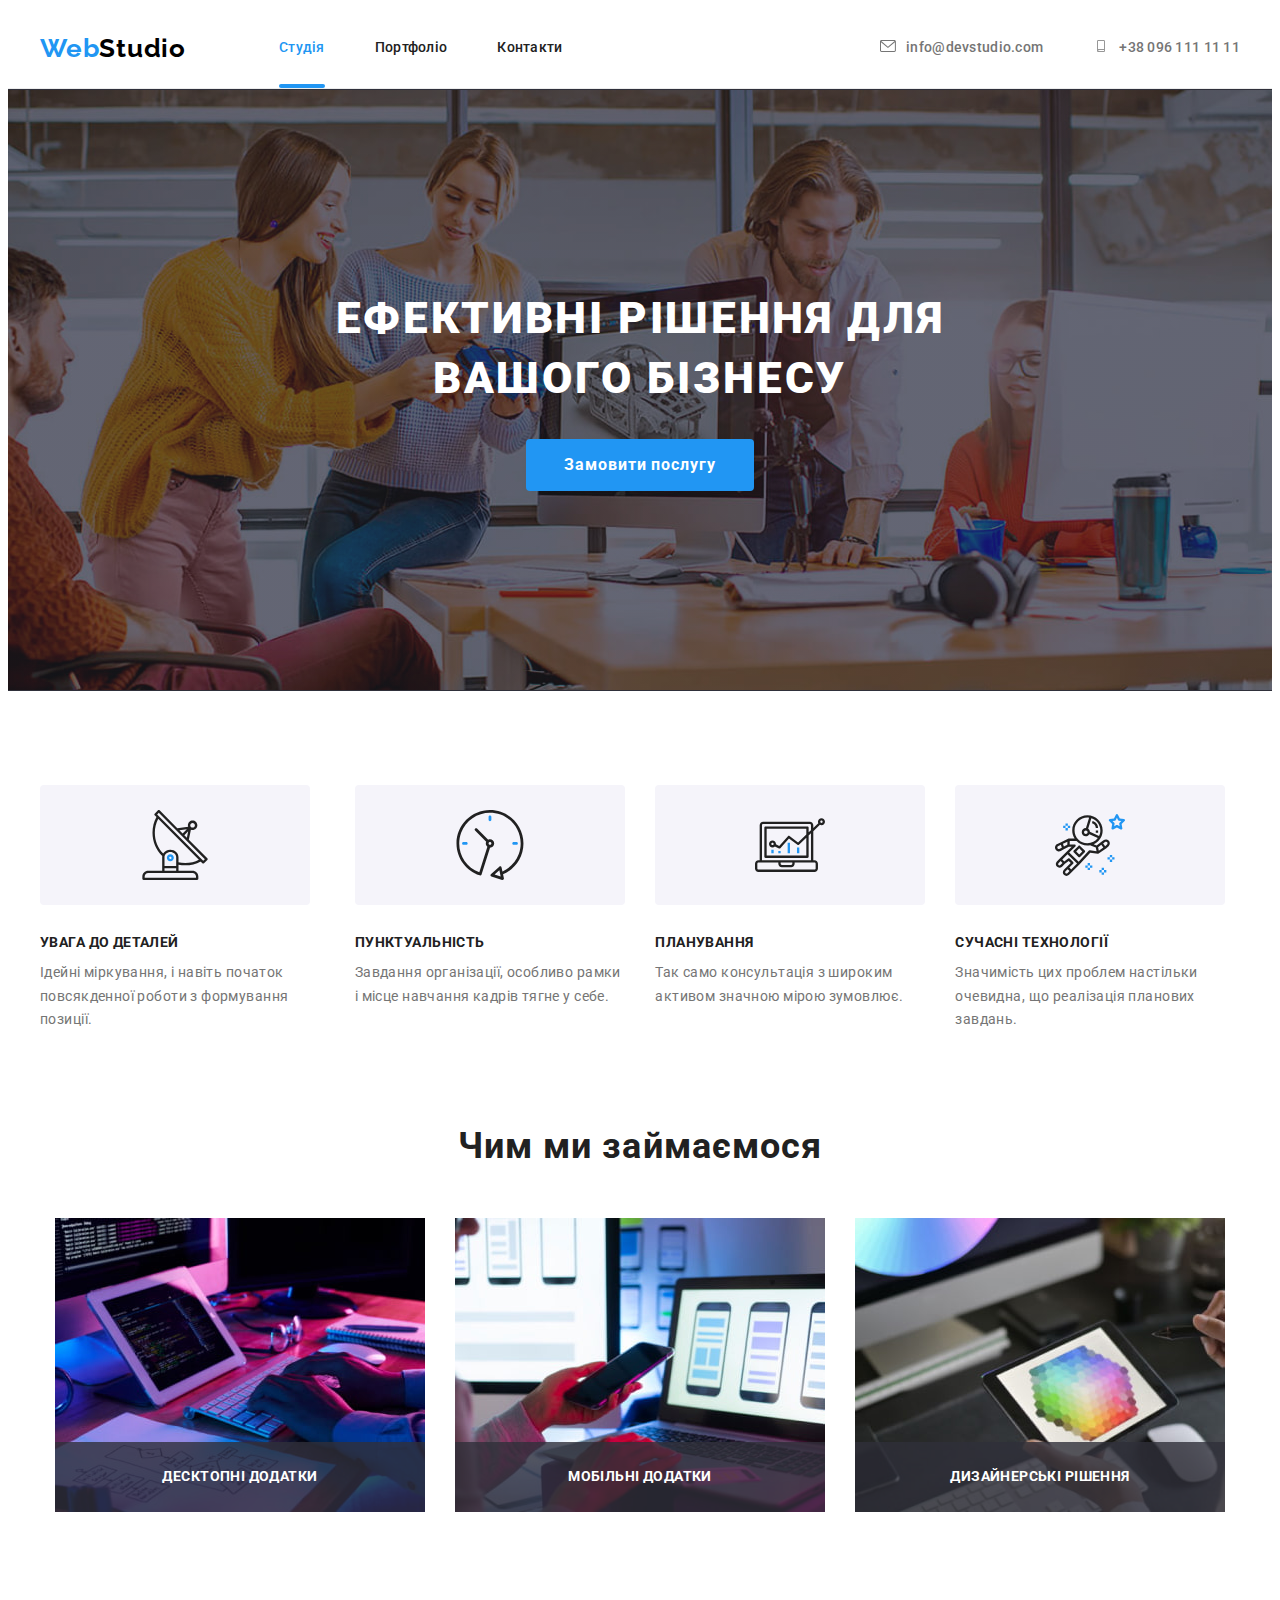
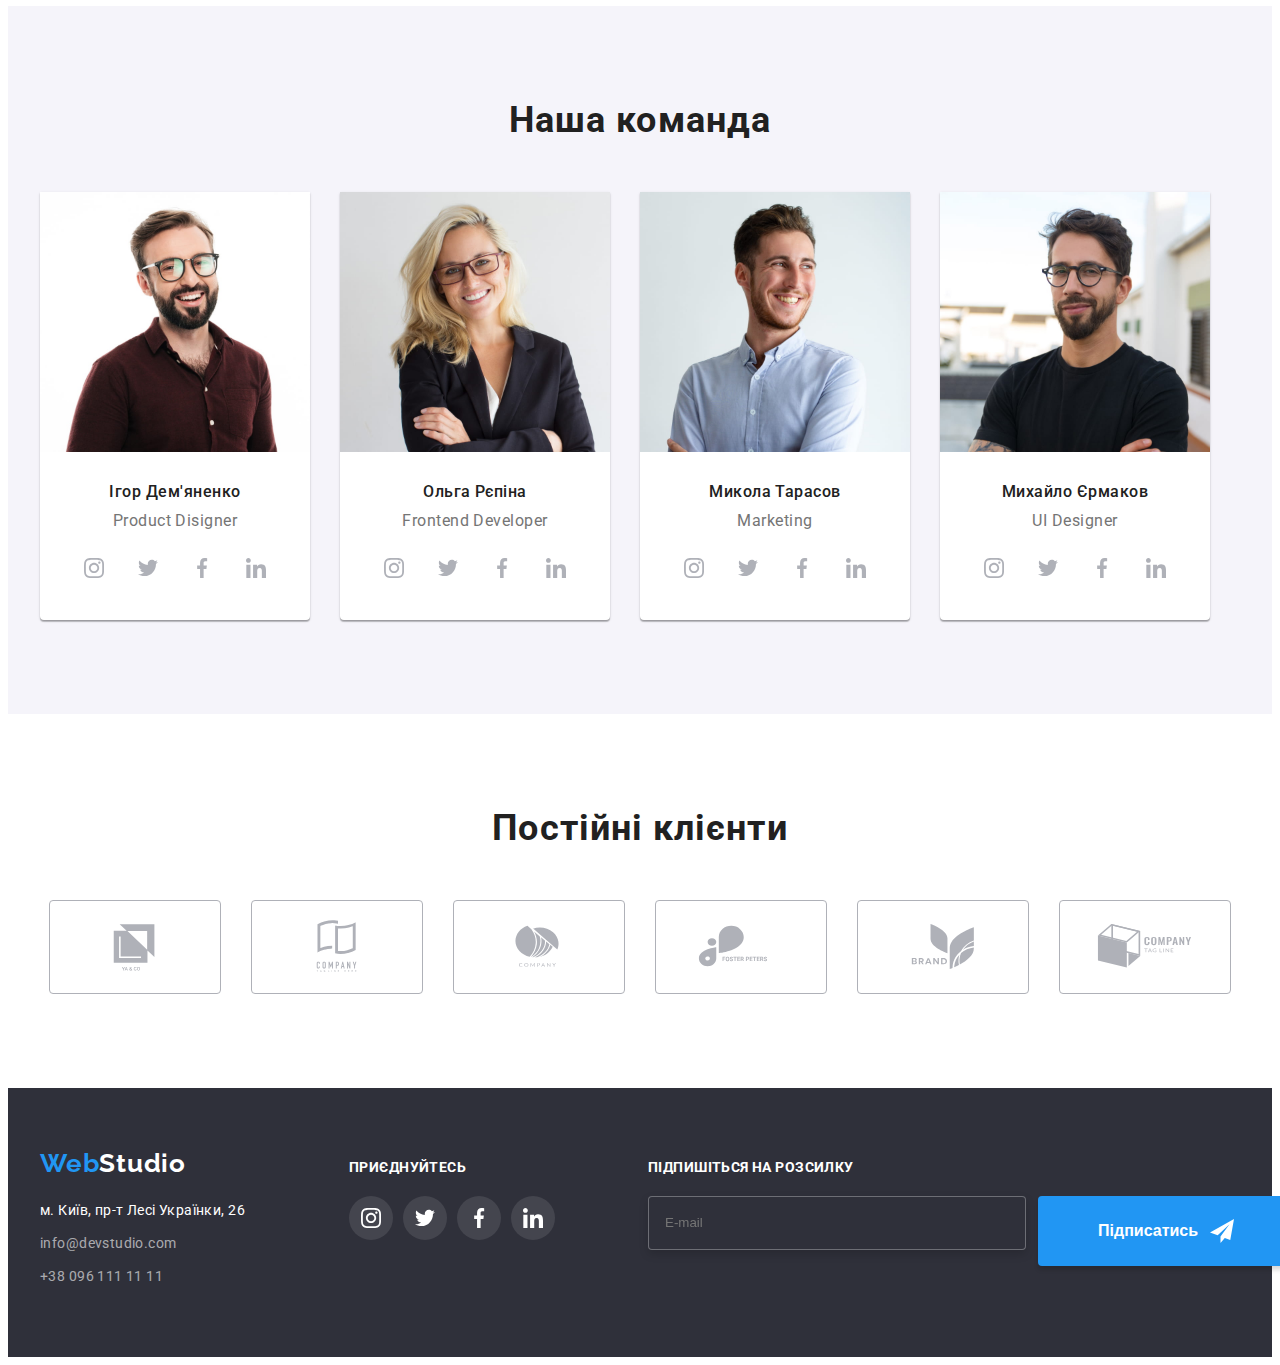
<file: index.html>
<!DOCTYPE html>
<html lang="uk">

<head>
    <meta charset="UTF-8" />
    <meta http-equiv="X-UA-Compatible" content="IE=edge" />
    <meta name="viewport" content="width=device-width, initial-scale=1.0" />
    <title>WebStudio</title>
    <link rel="preconnect" href="https://fonts.googleapis.com">
    <link rel="preconnect" href="https://fonts.gstatic.com" crossorigin>
    <link
        href="https://fonts.googleapis.com/css2?family=Raleway:wght@700&family=Roboto:wght@400;500;700;900&display=swap"
        rel="stylesheet">
    <link rel="stylesheet" href="https://cdnjs.cloudflare.com/ajax/libs/modern-normalize/1.1.0/modern-normalize.min.css"
        integrity="sha512-wpPYUAdjBVSE4KJnH1VR1HeZfpl1ub8YT/NKx4PuQ5NmX2tKuGu6U/JRp5y+Y8XG2tV+wKQpNHVUX03MfMFn9Q=="
        crossorigin="anonymous" referrerpolicy="no-referrer" />
    <link rel="stylesheet" href="./css/main.min.css">
</head>

<body>
    <header class="header">
        <div class="header-container container">
            <nav class="navigation">
                <a href="./index.html" class="logo"><span class="logo__web">Web</span><span
                        class="logo__studio">Studio</span></a>
                <ul class="navigation__list">
                    <li class="navigation__item"><a href="./index.html" class="navigation__link active">Студія</a></li>
                    <li class="navigation__item"><a href="./portfolio.html" class="navigation__link">Портфоліо</a></li>
                    <li class="navigation__item"><a href="/contacts" class="navigation__link">Контакти</a></li>
                </ul>
            </nav>
            <ul class="contacts">
                <li class="contacts__item"><a href="mailto:info@devstudio.com" class="contacts__item--style"><svg
                            class="contacts__item--icon" width="16" height="12">
                            <use href="./images/icons.svg#icon-mail"></use>
                        </svg>info@devstudio.com</a>
                </li>
                <li class="contacts__item"><a href="tel:+380961111111" class="contacts__item--style"><svg
                            class="contacts__item--icon" width="16" height="12">
                            <use href="./images/icons.svg#icon-smartphone"></use>
                        </svg>+38 096 111 11 11</a>
                </li>
            </ul>
        </div>
    </header>

    <main>

        <section class="hero">
            <div class="hero-box container">
                <h1 class="hero__title">Ефективні рішення для вашого бізнесу</h1>
                <button class="hero__button" type="button" data-modal-open>Замовити послугу</button>
            </div>
        </section>
        <!--Advantages-->
        <section class="benefits">
            <div class="container">
                <h2 class="visually-hidden">Наші переваги</h2>
                <ul class="benefits__list">
                    <li class="benefits__item">
                        <div class="benefits__item--icons">
                            <svg width="70" height="70">
                                <use href="./images/icons.svg#icon-antenna"></use>
                            </svg>
                        </div>
                        <h3 class="benefits__item--title">УВАГА ДО ДЕТАЛЕЙ</h3>
                        <p class="benefits__item--txt">
                            Ідейні міркування, і навіть початок повсякденної роботи з
                            формування позиції.
                        </p>
                    </li>
                    <li class="benefits__item">
                        <div class="benefits__item--icons">
                            <svg width="70" height="70">
                                <use href="./images/icons.svg#icon-clock"></use>
                            </svg>
                        </div>
                        <h3 class="benefits__item--title">ПУНКТУАЛЬНІСТЬ</h3>
                        <p class="benefits__item--txt">
                            Завдання організації, особливо рамки і місце навчання кадрів тягне
                            у себе.
                        </p>
                    </li>
                    <li class="benefits__item">
                        <div class="benefits__item--icons">
                            <svg width="70" height="70">
                                <use href="./images/icons.svg#icon-diagram"></use>
                            </svg>
                        </div>
                        <h3 class="benefits__item--title">ПЛАНУВАННЯ</h3>
                        <p class="benefits__item--txt">
                            Так само консультація з широким активом значною мірою зумовлює.
                        </p>
                    </li>
                    <li class="benefits__item">
                        <div class="benefits__item--icons">
                            <svg width="70" height="70">
                                <use href="./images/icons.svg#icon-astronaut"></use>
                            </svg>
                        </div>
                        <h3 class="benefits__item--title">СУЧАСНІ ТЕХНОЛОГІЇ</h3>
                        <p class="benefits__item--txt">
                            Значимість цих проблем настільки очевидна, що реалізація планових
                            завдань.
                        </p>
                    </li>
                </ul>
            </div>
        </section>
        <section class="job section">
            <div class="container">
                <h2 class="job__title">Чим ми займаємося</h2>
                <ul class="job__list">
                    <li class="job__item">
                        <div class="job__item--thumb"><img src="images/desktop-apps.jpg" alt="desktop apps"
                                width="370" />
                            <p class="job__item--label">Десктопні додатки</p>
                        </div>
                    </li>
                    <li class="job__item">
                        <div class="job__item--thumb"><img src="images/mobile-apps.jpg" alt="mobile apps" width="370" />
                            <p class="job__item--label">Мобільні додатки</p>
                        </div>
                    </li>
                    <li class="job__item">
                        <div class="job__item--thumb"><img src="images/design-solutions.jpg" alt="design solutions"
                                width="370" />
                            <p class="job__item--label">Дизайнерські рішення</p>
                        </div>
                    </li>
                </ul>
            </div>
        </section>
        <!--Team-->
        <section class="team section">
            <div class="container">
                <h2 class="team__title">Наша команда</h2>
                <ul class="team__list">
                    <li class="team__item">
                        <img src="images/product-disigner.jpg" alt="Ігор Дем'яненко, Product Disigner" width="270" />
                        <div class="name__info">
                            <h3 class="name__info--name">Ігор Дем'яненко</h3>
                            <p class="name__info--position">Product Disigner</p>
                            <ul class="name__info--links">
                                <li class="item__links">
                                    <a class="item__link" href="">
                                        <svg width="20" height="20">
                                            <use href="./images/icons.svg#icon-instagram"></use>
                                        </svg>
                                    </a>
                                </li>
                                <li class="item__links">
                                    <a class="item__link" href="">
                                        <svg width="20" height="20">
                                            <use href="./images/icons.svg#icon-twitter"></use>
                                        </svg>
                                    </a>
                                </li>
                                <li class="item__links">
                                    <a class="item__link" href="">
                                        <svg width="20" height="20">
                                            <use href="./images/icons.svg#icon-facebook"></use>
                                        </svg>
                                    </a>
                                </li>
                                <li class="item__links">
                                    <a class="item__link" href="">
                                        <svg width="20" height="20">
                                            <use href="./images/icons.svg#icon-linkedin"></use>
                                        </svg>
                                    </a>
                                </li>
                            </ul>
                        </div>
                    </li>
                    <li class="team__item">
                        <img src="images/frontend-developer.jpg" alt="Ольга Рєпіна, Frontend Developer" width="270" />
                        <div class="name__info">
                            <h3 class="name__info--name">Ольга Рєпіна</h3>
                            <p class="name__info--position">Frontend Developer</p>
                            <ul class="name__info--links">
                                <li class="item__links">
                                    <a class="item__link" href="">
                                        <svg width="20" height="20">
                                            <use href="./images/icons.svg#icon-instagram"></use>
                                        </svg>
                                    </a>
                                </li>
                                <li class="item__links">
                                    <a class="item__link" href="">
                                        <svg width="20" height="20">
                                            <use href="./images/icons.svg#icon-twitter"></use>
                                        </svg>
                                    </a>
                                </li>
                                <li class="item__links">
                                    <a class="item__link" href="">
                                        <svg width="20" height="20">
                                            <use href="./images/icons.svg#icon-facebook"></use>
                                        </svg>
                                    </a>
                                </li>
                                <li class="item__links">
                                    <a class="item__link" href="">
                                        <svg width="20" height="20">
                                            <use href="./images/icons.svg#icon-linkedin"></use>
                                        </svg>
                                    </a>
                                </li>
                            </ul>
                        </div>
                    </li>
                    <li class="team__item">
                        <img src="images/marketing.jpg" alt="Микола Тарасов, Marketing" width="270" />
                        <div class="name__info">
                            <h3 class="name__info--name">Микола Тарасов</h3>
                            <p class="name__info--position">Marketing</p>
                            <ul class="name__info--links">
                                <li class="item__links">
                                    <a class="item__link" href="">
                                        <svg width="20" height="20">
                                            <use href="./images/icons.svg#icon-instagram"></use>
                                        </svg>
                                    </a>
                                </li>
                                <li class="item__links">
                                    <a class="item__link" href="">
                                        <svg width="20" height="20">
                                            <use href="./images/icons.svg#icon-twitter"></use>
                                        </svg>
                                    </a>
                                </li>
                                <li class="item__links">
                                    <a class="item__link" href="">
                                        <svg width="20" height="20">
                                            <use href="./images/icons.svg#icon-facebook"></use>
                                        </svg>
                                    </a>
                                </li>
                                <li class="item__links">
                                    <a class="item__link" href="">
                                        <svg width="20" height="20">
                                            <use href="./images/icons.svg#icon-linkedin"></use>
                                        </svg>
                                    </a>
                                </li>
                            </ul>
                        </div>
                    </li>
                    <li class="team__item">
                        <img src="images/ui.jpg" alt="Михайло Єрмаков, UI Designer" width="270" />
                        <div class="name__info">
                            <h3 class="name__info--name">Михайло Єрмаков</h3>
                            <p class="name__info--position">UI Designer</p>
                            <ul class="name__info--links">
                                <li class="item__links">
                                    <a class="item__link" href="">
                                        <svg width="20" height="20">
                                            <use href="./images/icons.svg#icon-instagram"></use>
                                        </svg>
                                    </a>
                                </li>
                                <li class="item__links">
                                    <a class="item__link" href="">
                                        <svg width="20" height="20">
                                            <use href="./images/icons.svg#icon-twitter"></use>
                                        </svg>
                                    </a>
                                </li>
                                <li class="item__links">
                                    <a class="item__link" href="">
                                        <svg width="20" height="20">
                                            <use href="./images/icons.svg#icon-facebook"></use>
                                        </svg>
                                    </a>
                                </li>
                                <li class="item__links">
                                    <a class="item__link" href="">
                                        <svg width="20" height="20">
                                            <use href="./images/icons.svg#icon-linkedin"></use>
                                        </svg>
                                    </a>
                                </li>
                            </ul>
                        </div>
                    </li>
                </ul>
            </div>
        </section>
        <section class="clients section">
            <div class="container">
                <h2 class="clients__title">Постійні клієнти</h2>
                <ul class="clients__list">
                    <li class="clients__item"><a class="clients__item--link" href=""> <svg width="106" height="60">
                                <use href="./images/icons.svg#icon-logo-1"></use>
                            </svg> </a></li>
                    <li class="clients__item"><a class="clients__item--link" href=""> <svg width="106" height="60">
                                <use href="./images/icons.svg#icon-logo-2"></use>
                            </svg> </a></li>
                    <li class="clients__item"><a class="clients__item--link" href=""> <svg width="106" height="60">
                                <use href="./images/icons.svg#icon-logo-3"></use>
                            </svg> </a></li>
                    <li class="clients__item"><a class="clients__item--link" href=""> <svg width="106" height="60">
                                <use href="./images/icons.svg#icon-logo-4"></use>
                            </svg> </a></li>
                    <li class="clients__item"><a class="clients__item--link" href=""> <svg width="106" height="60">
                                <use href="./images/icons.svg#icon-logo-5"></use>
                            </svg> </a></li>
                    <li class="clients__item"><a class="clients__item--link" href=""> <svg width="106" height="60">
                                <use href="./images/icons.svg#icon-logo-6"></use>
                            </svg> </a></li>
                </ul>
            </div>
        </section>
    </main>
    <footer class="footer">
        <div class="main-container container">
            <div class="adress">
                <a href="./index.html" class="logo"><span class="logo__web">Web</span><span
                        class="logo__white">Studio</span></a>
                <address>
                    <ul class="adress__list">
                        <li class="adress__item"><a class="adress__item--text"
                                href="https://goo.gl/maps/3PGpG9PpnSt5168C9" target="_blank"
                                rel="noopener noreferrer">м. Київ,
                                пр-т Лесі Українки, 26</a></li>
                        <li class="adress__item"><a class="adress__item--contact"
                                href="mailto:info@devstudio.com">info@devstudio.com</a>
                        </li>
                        <li class="adress__item"><a class="adress__item--contact" href="tel:+380961111111">+38 096 111
                                11 11</a></li>
                    </ul>
                </address>
            </div>
            <div class="footer-links">
                <h4 class="join">Приєднуйтесь</h4>
                <ul class="flinks-list">
                    <li>
                        <a class="footer-link" href="">
                            <svg width="20" height="20">
                                <use href="./images/icons.svg#icon-instagram"></use>
                            </svg>
                        </a>
                    </li>
                    <li>
                        <a class="footer-link" href="">
                            <svg width="20" height="20">
                                <use href="./images/icons.svg#icon-twitter"></use>
                            </svg>
                        </a>
                    </li>
                    <li>
                        <a class="footer-link" href="">
                            <svg width="20" height="20">
                                <use href="./images/icons.svg#icon-facebook"></use>
                            </svg>
                        </a>
                    </li>
                    <li>
                        <a class="footer-link" href="">
                            <svg width="20" height="20">
                                <use href="./images/icons.svg#icon-linkedin"></use>
                            </svg>
                        </a>
                    </li>
                </ul>
            </div>
            <div class="subscribe">
                <h4 class="join">Підпишіться на розсилку</h4>
                <div class="mail-btn">
                    <form>
                        <label>
                            <input class="subscribe-input" type="email" name="email" placeholder="E-mail">
                        </label>
                    </form>
                    <button type="submit" class="btn-subscribe">Підписатись<svg class="icon-send" width="24"
                            height="24">
                            <use href="./images/icons.svg#icon-send"></use>
                        </svg></button>
                </div>
            </div>
    </footer>
    <div class="backdrop is-hidden" data-modal>
        <div class="modal">
            <div>
                <button class="close-button" type=button data-modal-close>
                    <svg class="close-icon" width="18" height="18">
                        <use href="./images/icons.svg#icon-close"></use>
                    </svg>
                </button>
            </div>
            <p class="modal-title">Залиште свої дані, ми вам передзвонимо</p>
            <form class="modal-form">
                <div class="modal-group">
                    <label class="modal-label" for="user-name">Ім'я</label>
                    <input class="modal-input" type="text" name="name" id="user-name">
                    <svg class="modal-icon" width="18" height="18">
                        <use href="./images/icons.svg#icon-person"></use>
                    </svg>
                </div>
                <div class="modal-group">
                    <label class="modal-label" for="user-tel">Телефон</label>
                    <input class="modal-input" type="tel" name="tel" id="user-tel">
                    <svg class="modal-icon" width="18" height="18">
                        <use href="./images/icons.svg#icon-phone"></use>
                    </svg>
                </div>
                <div class="modal-group">
                    <label class="modal-label" for="user-mail">Пошта</label>
                    <input class="modal-input" type="mail" name="mail" id="user-mail">
                    <svg class="modal-icon" width="18" height="18">
                        <use href="./images/icons.svg#icon-emailmodal"></use>
                    </svg>
                </div>
                <div class="modal-group txt">
                    <label class="modal-label" for="comment">Коментар</label>
                    <textarea class="modal-txtarea" name="coment" id="comment" placeholder="Введіть текст"></textarea>
                </div>
                <div class="modal-checked">
                    <input class="check-hide" id="hide" type="checkbox" name="hide" unchecked>
                    <label class="agreement" for="hide">
                        <svg class="check-icon" width="16" height="15">
                            <use href="./images/icons.svg#icon-vector"></use>
                        </svg>
                        <span class="agree-txt">Погоджуюся з розсилкою та приймаю</span></label>
                    <a href="#" class="check-link">Умови договору</a>

                </div>
                <button type="submit" class="btn-submit">Відправити</button>
            </form>
        </div>
    </div>
    <script src="./js/modal.js"></script>
</body>

</html>
</file>
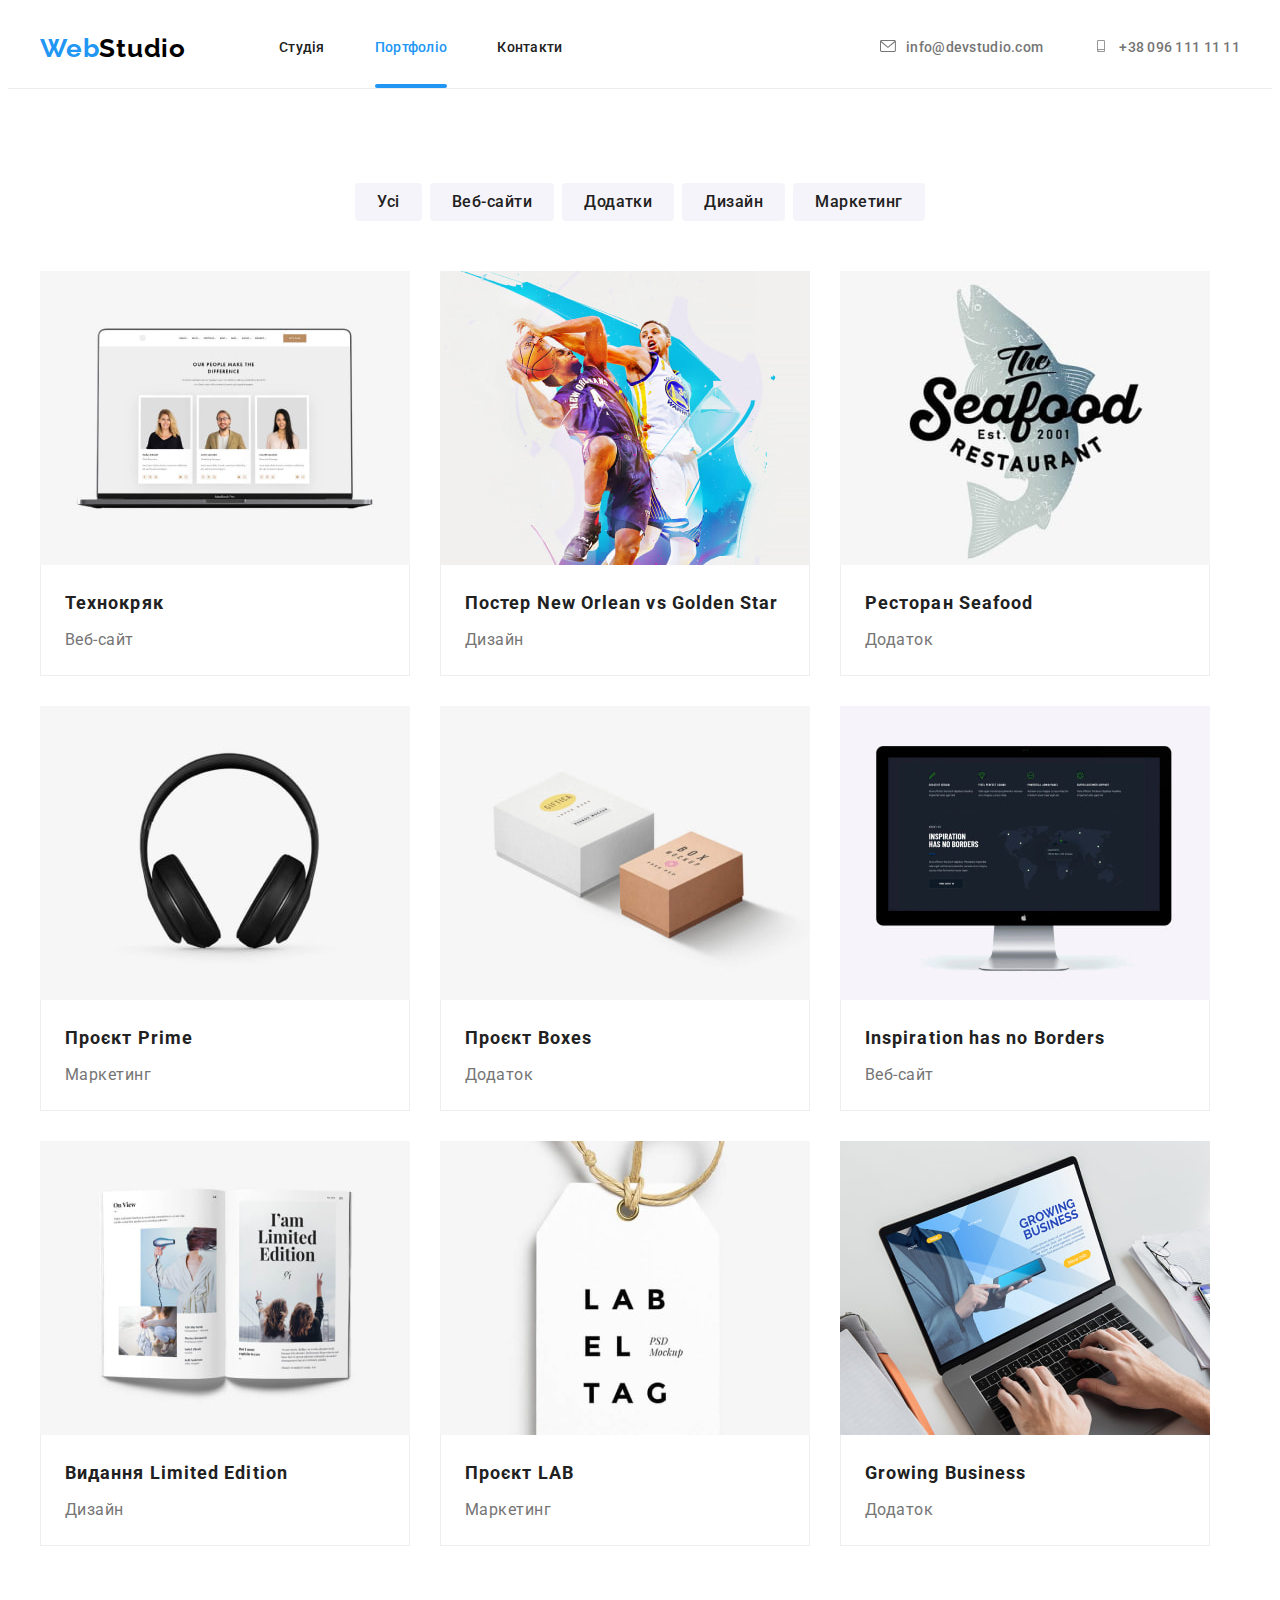
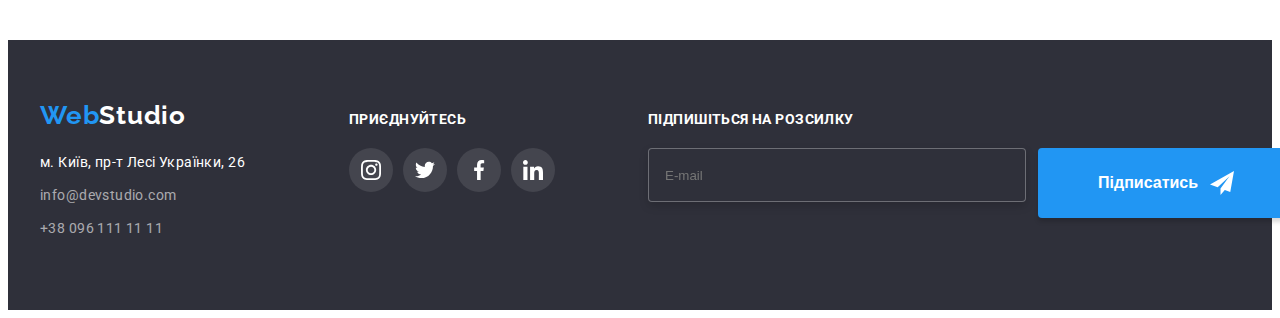
<file: portfolio.html>
<!DOCTYPE html>
<html lang="uk">

<head>
    <meta charset="UTF-8">
    <meta http-equiv="X-UA-Compatible" content="IE=edge">
    <meta name="viewport" content="width=device-width, initial-scale=1.0">
    <title>Potrfolio</title>
    <link rel="preconnect" href="https://fonts.googleapis.com">
    <link rel="preconnect" href="https://fonts.gstatic.com" crossorigin>
    <link
        href="https://fonts.googleapis.com/css2?family=Raleway:wght@700&family=Roboto:wght@400;500;700;900&display=swap"
        rel="stylesheet">
    <link rel="stylesheet" href="https://cdnjs.cloudflare.com/ajax/libs/modern-normalize/1.1.0/modern-normalize.min.css"
        integrity="sha512-wpPYUAdjBVSE4KJnH1VR1HeZfpl1ub8YT/NKx4PuQ5NmX2tKuGu6U/JRp5y+Y8XG2tV+wKQpNHVUX03MfMFn9Q=="
        crossorigin="anonymous" referrerpolicy="no-referrer" />
    <link rel="stylesheet" href="./css/main.min.css">
</head>

<body>
    <header class="header">
        <div class="header-container container">
            <nav class="navigation">
                <a href="./index.html" class="logo"><span class="logo__web">Web</span><span
                        class="logo__studio">Studio</span></a>
                <ul class="navigation__list">
                    <li class="navigation__item"><a href="./index.html" class="navigation__link">Студія</a></li>
                    <li class="navigation__item"><a href="./portfolio.html"
                            class="navigation__link active">Портфоліо</a></li>
                    <li class="navigation__item"><a href="/contacts" class="navigation__link">Контакти</a></li>
                </ul>
            </nav>
            <ul class="contacts">
                <li class="contacts__item"><a href="mailto:info@devstudio.com" class="contacts__item--style"><svg
                            class="contacts__item--icon" width="16" height="12">
                            <use href="./images/icons.svg#icon-mail"></use>
                        </svg>info@devstudio.com</a>
                </li>
                <li class="contacts__item"><a href="tel:+380961111111" class="contacts__item--style"><svg
                            class="contacts__item--icon" width="16" height="12">
                            <use href="./images/icons.svg#icon-smartphone"></use>
                        </svg>+38 096 111 11 11</a>
                </li>
            </ul>
        </div>
    </header>

    <main>
        <!--Filters-->
        <section class="section">
            <div class="container">
                <h1 class="visually-hidden">Наші роботи</h1>
                <ul class="buttons-list">
                    <li class="buttons-item"><button class="buttons" type="button">Усі</button></li>
                    <li class="buttons-item"><button class="buttons" type="button">Веб-сайти</button></li>
                    <li class="buttons-item"><button class="buttons" type="button">Додатки</button></li>
                    <li class="buttons-item"><button class="buttons" type="button">Дизайн</button></li>
                    <li class="buttons-item"><button class="buttons" type="button">Маркетинг</button></li>
                </ul>

                <ul class="exp-list">
                    <li class="exp-item">
                        <div class="exp-card"><img class="exp-logo" src="images/technokryack.jpg"
                                alt="Веб-сайт: Технокряк" width="370" />
                            <div class="overlay">
                                <p class="overlay-txt">Lorem ipsum dolor sit amet consectetur adipisicing elit. Quasi
                                    quam
                                    aperiam animi quas cupiditate mollitia cum voluptas beatae sunt incidunt!
                                </p>
                            </div>
                        </div>
                        <div class="card-txt">
                            <h2 class="exp-name">Технокряк</h2>
                            <p class="exp-type">Веб-сайт</p>
                        </div>
                    </li>
                    <li class="exp-item">
                        <div class="exp-card"><img class="exp-logo" src="images/poster.jpg"
                                alt="Дизайн: Постер New Orlean vs Golden Star" width="370" />
                            <div class="overlay">
                                <p class="overlay-txt">Lorem, ipsum dolor sit amet consectetur adipisicing elit. Eos
                                    dolores
                                    laudantium corporis debitis ut quas quaerat libero dolor nulla hic.
                                </p>
                            </div>
                        </div>
                        <div class="card-txt">
                            <h2 class="exp-name">Постер New Orlean vs Golden Star</h2>
                            <p class="exp-type">Дизайн</p>
                        </div>
                    </li>
                    <li class="exp-item">
                        <div class="exp-card"><img class="exp-logo" src="images/seafood.jpg"
                                alt="Додаток: Ресторан Seafood" width="370" />
                            <div class="overlay">
                                <p class="overlay-txt">Lorem ipsum dolor sit, amet consectetur adipisicing elit. Quam
                                    sunt
                                    cupiditate fugit harum repellat ut aliquam impedit minus sint aliquid.
                                </p>
                            </div>
                        </div>
                        <div class="card-txt">
                            <h2 class="exp-name">Ресторан Seafood</h2>
                            <p class="exp-type">Додаток</p>
                        </div>
                    </li>
                    <li class="exp-item">
                        <div class="exp-card"><img class="exp-logo" src="images/prime.jpg" alt="Маркетинг: Проєкт Prime"
                                width="370" />
                            <div class="overlay">
                                <p class="overlay-txt">Lorem ipsum dolor sit amet, consectetur adipisicing elit.
                                    Delectus
                                    incidunt debitis voluptas necessitatibus modi ullam deleniti assumenda non
                                    laboriosam
                                    doloremque?
                                </p>
                            </div>
                        </div>
                        <div class="card-txt">
                            <h2 class="exp-name">Проєкт Prime</h2>
                            <p class="exp-type">Маркетинг</p>
                        </div>
                    </li>
                    <li class="exp-item">
                        <div class="exp-card">
                            <img class="exp-logo" src="images/boxes.jpg" alt="Додаток: Проєкт Boxes" width="370" />
                            <div class="overlay">
                                <p class="overlay-txt">Lorem ipsum dolor sit, amet consectetur adipisicing elit. Quod
                                    quis,
                                    nesciunt fugiat tenetur ullam corporis ad unde repudiandae amet veniam!
                                </p>
                            </div>
                        </div>
                        <div class="card-txt">
                            <h2 class="exp-name">Проєкт Boxes</h2>
                            <p class="exp-type">Додаток</p>
                        </div>
                    </li>
                    <li class="exp-item">
                        <div class="exp-card"><img class="exp-logo" src="images/inspiration.jpg"
                                alt="Веб-сайт: Inspiration has no Borders" width="370" />
                            <div class="overlay">
                                <p class="overlay-txt">Lorem ipsum, dolor sit amet consectetur adipisicing elit. Magni
                                    ipsam
                                    et tempora officia aliquam voluptate sint, illo accusantium nostrum doloremque?
                                </p>
                            </div>
                        </div>
                        <div class="card-txt">
                            <h2 class="exp-name">Inspiration has no Borders</h2>
                            <p class="exp-type">Веб-сайт</p>
                        </div>
                    </li>
                    <li class="exp-item">
                        <div class="exp-card"><img class="exp-logo" src="images/le.jpg"
                                alt="Дизайн: Видання Limited Edition" width="370" />
                            <div class="overlay">
                                <p class="overlay-txt">Lorem ipsum, dolor sit amet consectetur adipisicing elit. Sequi a
                                    earum aspernatur molestias illum quos id, adipisci asperiores quis ab.
                                </p>
                            </div>
                        </div>
                        <div class="card-txt">
                            <h2 class="exp-name">Видання Limited Edition</h2>
                            <p class="exp-type">Дизайн</p>
                        </div>
                    </li>
                    <li class="exp-item">
                        <div class="exp-card"><img class="exp-logo" src="images/lab.jpg" alt="Маркетинг: Проєкт LAB"
                                width="370" />
                            <div class="overlay">
                                <p class="overlay-txt">Lorem ipsum dolor sit amet consectetur adipisicing elit.
                                    Repellendus,
                                    culpa dolorem dolores dolor sit autem officiis. Quae quisquam saepe nobis.
                                </p>
                            </div>
                        </div>
                        <div class="card-txt">
                            <h2 class="exp-name">Проєкт LAB</h2>
                            <p class="exp-type">Маркетинг</p>
                        </div>

                    </li>
                    <li class="exp-item">
                        <div class="exp-card"><img class="exp-logo" src="images/growingbusiness.jpg"
                                alt="Додаток: Growing Business" width="370" />
                            <div class="overlay">
                                <p class="overlay-txt">Lorem ipsum, dolor sit amet consectetur adipisicing elit. Nostrum
                                    reiciendis impedit accusamus molestias, dolores expedita magni doloribus perferendis
                                    ratione vero!
                                </p>
                            </div>
                        </div>
                        <div class="card-txt">
                            <h2 class="exp-name">Growing Business</h2>
                            <p class="exp-type">Додаток</p>
                        </div>
                    </li>
                </ul>
            </div>
        </section>

    </main>

    <footer class="footer">
        <div class="main-container container">
            <div class="adress">
                <a href="./index.html" class="logo"><span class="logo__web">Web</span><span
                        class="logo__white">Studio</span></a>
                <address>
                    <ul class="adress__list">
                        <li class="adress__item"><a class="adress__item--text"
                                href="https://goo.gl/maps/3PGpG9PpnSt5168C9" target="_blank"
                                rel="noopener noreferrer">м. Київ,
                                пр-т Лесі Українки, 26</a></li>
                        <li class="adress__item"><a class="adress__item--contact"
                                href="mailto:info@devstudio.com">info@devstudio.com</a>
                        </li>
                        <li class="adress__item"><a class="adress__item--contact" href="tel:+380961111111">+38 096 111
                                11 11</a></li>
                    </ul>
                </address>
            </div>
            <div class="footer-links">
                <h4 class="join">Приєднуйтесь</h4>
                <ul class="flinks-list">
                    <li>
                        <a class="footer-link" href="">
                            <svg width="20" height="20">
                                <use href="./images/icons.svg#icon-instagram"></use>
                            </svg>
                        </a>
                    </li>
                    <li>
                        <a class="footer-link" href="">
                            <svg width="20" height="20">
                                <use href="./images/icons.svg#icon-twitter"></use>
                            </svg>
                        </a>
                    </li>
                    <li>
                        <a class="footer-link" href="">
                            <svg width="20" height="20">
                                <use href="./images/icons.svg#icon-facebook"></use>
                            </svg>
                        </a>
                    </li>
                    <li>
                        <a class="footer-link" href="">
                            <svg width="20" height="20">
                                <use href="./images/icons.svg#icon-linkedin"></use>
                            </svg>
                        </a>
                    </li>
                </ul>
            </div>
            <div class="subscribe">
                <h4 class="join">Підпишіться на розсилку</h4>
                <div class="mail-btn">
                    <form>
                        <label>
                            <input class="subscribe-input" type="email" name="email" placeholder="E-mail">
                        </label>
                    </form>
                    <button type="submit" class="btn-subscribe">Підписатись<svg class="icon-send" width="24"
                            height="24">
                            <use href="./images/icons.svg#icon-send"></use>
                        </svg></button>
                </div>
            </div>
    </footer>
</body>

</html>
</file>
<file: css/main.min.css>
:root{--nav-background-color: #FFFFFF;--main-background-color: #F5F5F5;--secondary-background-color: #2F303A;--third-background-color: #F5F4FA;--main-text-color: #212121;--secondary-text-color: #757575;--white-text-color: #FFFFFF;--accent-color: #2196F3;--contacts-color: rgba(255, 255, 255, 0.6);--main-svg-color: #AFB1B8;--main-trans-duration: 250ms;--cubic: cubic-bezier(0.4, 0, 0.2, 1)}h1,h2,h3,h4,h5,h6,p{margin:0}img{display:block;max-width:100%;height:auto}ul{list-style:none;padding:0;margin:0}* *{box-sizing:border-box}* *,*::before,*::after{box-sizing:inherit}body{color:var(--main-text-color);font-family:Roboto,sans-serif;width:auto}.container{width:1200px;padding:0 15px;margin:0 auto}.section{padding-top:94px;padding-bottom:94px}.visually-hidden{position:absolute;white-space:nowrap;width:1px;height:1px;overflow:hidden;border:0;padding:0;clip:rect(0 0 0 0);clip-path:inset(50%);margin:-1px}.header{background-color:var(--nav-background-color);border-bottom:1px solid #ececec}.header-container{display:flex;text-align:center;align-items:center;margin:0 auto;justify-content:space-between}.logo{display:block;margin-right:93px;font-family:Raleway;font-style:normal;font-weight:700;font-size:26px;line-height:1.19;letter-spacing:.03em;text-decoration:none}.logo__web{color:var(--accent-color)}.logo__studio{color:#000}.logo__white{color:var(--white-text-color)}.navigation{display:flex;align-items:center}.navigation__list{display:flex}.navigation__list li+li{margin-left:50px}.navigation__link{position:relative;display:block;padding-top:32px;padding-bottom:32px;color:var(--main-text-color);text-decoration:none;font-style:normal;font-weight:500;font-size:14px;line-height:1.14;letter-spacing:.02em;transition-property:color;transition-duration:var(--main-trans-duration);transition-timing-function:var(--cubic)}.navigation__link:hover,.navigation__link:focus{color:var(--accent-color)}.navigation__link.active{color:var(--accent-color)}.navigation__link.active::after{content:"";position:absolute;width:100%;height:4px;bottom:0;right:0;background-color:var(--accent-color);border-radius:2px}.contacts{display:flex}.contacts .contacts__item+.contacts__item{margin-left:50px}.contacts__item--style{position:relative;display:block;color:var(--secondary-text-color);text-decoration:none;font-style:normal;font-weight:500;font-size:14px;line-height:1.14;letter-spacing:.02em;transition-property:color;transition-duration:var(--main-trans-duration);transition-timing-function:var(--cubic)}.contacts__item--style:hover,.contacts__item--style:focus{color:var(--accent-color)}.contacts__item--style .contacts__item--icon{fill:currentColor;margin-right:10px}.hero{background-color:var(--secondary-background-color);padding:200px 0px 200px 0px;background-image:linear-gradient(rgba(47, 48, 58, 0.4), rgba(47, 48, 58, 0.4)),url("../images/background-img.jpg");background-position:center;background-repeat:no-repeat}.hero__title{margin-bottom:30px;margin-left:auto;margin-right:auto;max-width:696px;color:var(--white-text-color);font-style:normal;font-weight:900;font-size:44px;line-height:1.36;text-align:center;letter-spacing:.06em;text-transform:uppercase}.hero__button{font-family:inherit}.hero__button{display:block;margin-left:auto;margin-right:auto;border-radius:4px;border:none;width:216px;height:50px;color:var(--white-text-color);background-color:var(--accent-color);cursor:pointer;font-style:normal;font-weight:700;font-size:16px;line-height:1.88;align-items:center;text-align:center;letter-spacing:.06em;transition-property:box-shadow;transition-duration:var(--main-trans-duration);transition-timing-function:var(--cubic)}.hero__button:hover{box-shadow:0px 4px 4px rgba(0,0,0,.15)}.benefits{padding-top:94px}.benefits__list{display:flex}.benefits__item{margin-right:30px}.benefits__item:last-child{margin-right:0}.benefits__item--icons{display:flex;width:270px;height:120px;justify-content:center;align-items:center;background-color:var(--third-background-color);margin-bottom:30px;border-radius:4px}.benefits__item--title{margin-bottom:10px;font-style:normal;font-weight:700;font-size:14px;line-height:1.14;letter-spacing:.03em}.benefits__item--txt{color:var(--secondary-text-color);font-size:14px;line-height:1.71;letter-spacing:.03em}.job__title{margin-bottom:50px;font-style:normal;font-weight:700;font-size:36px;line-height:1.16;text-align:center;letter-spacing:.03em}.job__list{display:flex;justify-content:center}.job__item{margin-right:30px}.job__item:last-child{margin-right:0}.job__item--thumb{position:relative;overflow:hidden}.job__item--thumb>.job__item--label{position:absolute;bottom:0;width:100%;padding-bottom:27px;padding-top:27px;background:rgba(47,48,58,.8);font-weight:700;font-size:14px;line-height:1.14;text-align:center;letter-spacing:.03em;text-transform:uppercase;color:var(--white-text-color)}.team{background-color:var(--third-background-color)}.team__title{margin-bottom:50px;font-style:normal;font-weight:700;font-size:36px;line-height:1.16;text-align:center;letter-spacing:.03em}.team__list{display:flex}.team__item{margin-right:30px;box-shadow:0px 1px 3px rgba(0,0,0,.12),0px 1px 1px rgba(0,0,0,.14),0px 2px 1px rgba(0,0,0,.2);border-radius:0px 0px 4px 4px;background-color:var(--nav-background-color)}.team__item:last-child{margin-right:0}.name__info{padding-top:30px}.name__info--name{margin-bottom:10px;font-style:normal;font-weight:500;font-size:16px;line-height:1.19;text-align:center;letter-spacing:.03em}.name__info--position{color:var(--secondary-text-color);font-size:16px;line-height:1.19;text-align:center;letter-spacing:.03em}.name__info--links{display:flex;gap:10px;align-items:center;justify-content:center;margin:16px 0px 30px 0px}.item__link{display:flex;width:44px;height:44px;border-radius:50%;align-items:center;justify-content:center;fill:var(--main-svg-color);transition-property:fill,background-color;transition-duration:var(--main-trans-duration);transition-timing-function:var(--cubic)}.item__link:hover,.item__link:focus{fill:var(--white-text-color);background-color:var(--accent-color)}.clients__title{margin-bottom:50px;font-style:normal;font-weight:700;font-size:36px;line-height:1.16;text-align:center;letter-spacing:.03em}.clients__list{display:flex;gap:30px;justify-content:center;margin-left:auto;margin-right:auto}.clients__item--link{display:flex;align-items:center;justify-content:center;width:170px;height:92px;fill:var(--main-svg-color);border:1px solid var(--main-svg-color);border-radius:4px;transition-property:fill,border-color;transition-duration:var(--main-trans-duration);transition-timing-function:var(--cubic)}.clients__item--link:hover,.clients__item--link:focus{fill:var(--accent-color);border-color:var(--accent-color)}.footer{padding-top:60px;padding-bottom:60px;margin-left:auto;margin-right:auto;text-decoration:none;background-color:var(--secondary-background-color)}.main-container{display:flex;align-items:baseline}.adress__item{margin-bottom:9px}.adress__item:first-child{margin-top:20px}.adress__item--text{text-decoration:none;color:var(--white-text-color);font-size:14px;line-height:1.71;letter-spacing:.03em;font-style:normal;font-weight:400;transition-property:color;transition-duration:var(--main-trans-duration);transition-timing-function:var(--cubic)}.adress__item--text:hover,.adress__item--text:focus{color:var(--accent-color)}.adress__item--contact{text-decoration:none;color:var(--contacts-color);font-size:14px;line-height:1.71;letter-spacing:.03em;font-style:normal;font-weight:400;transition-property:color;transition-duration:var(--main-trans-duration);transition-timing-function:var(--cubic)}.adress__item--contact:hover,.adress__item--contact:focus{color:var(--accent-color)}.footer-links{margin-left:70px}.join{font-weight:700;font-size:14px;line-height:1.14;letter-spacing:.03em;text-transform:uppercase;color:var(--white-text-color);margin-bottom:20px}.flinks-list{display:flex;gap:10px}.footer-link{display:flex;width:44px;height:44px;border-radius:50%;align-items:center;justify-content:center;fill:var(--white-text-color);background-color:rgba(255,255,255,.1);transition-property:background-color;transition-duration:var(--main-trans-duration);transition-timing-function:var(--cubic)}.footer-link:hover,.footer-link:focus{background-color:var(--accent-color)}.subscribe{margin-left:93px}.subscribe-input{width:358px;height:50px;border:1px solid rgba(255,255,255,.3);filter:drop-shadow(0px 4px 4px rgba(0, 0, 0, 0.15));border-radius:4px;padding-left:16px;color:var(--white-text-color);background-color:var(--secondary-background-color)}.mail-btn{display:flex}.btn-subscribe{display:flex;align-items:center;justify-content:center;font-weight:700;font-size:16px;line-height:1.88;color:var(--white-text-color);background-color:var(--accent-color);border-radius:4px;border:rgba(0,0,0,0);box-shadow:0px 4px 4px rgba(0,0,0,.15);height:50px;width:200px;padding:10px 28px;margin-left:12px;cursor:pointer}.icon-send{display:inline-block;margin-left:12px;fill:var(--white-text-color)}.buttons-list{display:flex;justify-content:center}.buttons-item{margin-right:8px}.buttons-item:last-child{margin-right:0}.buttons{font-family:inherit;display:inline-block;padding:6px 22px;border-radius:4px;color:var(--main-text-color);background-color:var(--third-background-color);border:none;cursor:pointer;list-style:none;font-style:normal;font-weight:500;font-size:16px;line-height:1.63;text-align:center;letter-spacing:.03em;transition-property:color var(--third-background-color);transition-duration:var(--main-trans-duration);transition-timing-function:var(--cubic)}.buttons:hover,.buttons:focus{background-color:var(--accent-color);color:var(--white-text-color);box-shadow:0px 3px 1px rgba(0,0,0,.1),0px 1px 2px rgba(0,0,0,.08),0px 2px 2px rgba(0,0,0,.12)}.exp-list{display:flex;flex-wrap:wrap;gap:30px;margin-top:50px}.exp-name{font-style:normal;font-weight:700;font-size:18px;line-height:2;letter-spacing:.06em}.exp-type{margin-top:4px;font-size:16px;line-height:1.88;letter-spacing:.03em;color:var(--secondary-text-color)}.card-txt{padding:20px 24px 20px 24px;border:1px solid #eee;border-top:none}.exp-item{transition-duration:var(--main-trans-duration);transition-timing-function:var(--cubic)}.exp-item:hover{box-shadow:0px 1px 1px rgba(0,0,0,.12),0px 4px 4px rgba(0,0,0,.06),1px 4px 6px rgba(0,0,0,.16);cursor:pointer}.exp-card{position:relative;overflow:hidden}.overlay{position:absolute;width:100%;height:100%;top:0;right:0;background-color:rgba(33,150,243,.9);transition:transform var(--main-trans-duration) var(--cubic);transform:translateY(100%)}.overlay-txt{color:var(--white-text-color);padding:63px 24px;text-align:left;font-size:18px;line-height:1.56;letter-spacing:.03em}.exp-item:hover .overlay{transform:translate(0)}.backdrop{position:fixed;top:0;left:0;width:100%;height:100%;background-color:rgba(0,0,0,.2);opacity:1;visibility:visible;transition:var(--main-trans-duration) var(--cubic)}.backdrop.is-hidden{opacity:0;pointer-events:none;visibility:hidden}.modal{position:absolute;top:50%;left:50%;transform:translate(-50%, -50%) scale(1);width:528px;height:581px;padding:40px;background-color:var(--nav-background-color);transition:var(--main-trans-duration) var(--cubic);border-radius:4px}.backdrop.is-hidden .modal{transform:translate(-50%, -50%) scale(0)}.close-icon{fill:var(--main-text-color);transition:fill var(--main-trans-duration) var(--cubic)}.close-icon:hover,.close-icon:focus{fill:var(--accent-color)}.close-button{position:absolute;right:8px;top:8px;width:30px;height:30px;border-radius:50%;display:flex;align-items:center;justify-content:center;background-color:var(--nav-background-color);border:1px solid rgba(0,0,0,.1);cursor:pointer}.modal-form{display:flex;flex-direction:column}.modal-title{font-weight:700;font-size:20px;line-height:1.15;text-align:center;color:var(--main-text-color);margin-bottom:12px}.modal-label{display:block;font-size:12px;line-height:1.16;letter-spacing:.01em;color:var(--secondary-text-color);margin-bottom:4px}.modal-input,.modal-txtarea{display:block;border:1px solid rgba(33,33,33,.2);border-radius:4px;width:100%;transition-property:border;transition-duration:var(--main-trans-duration);transition-timing-function:var(--cubic)}.modal-txtarea{resize:none;height:120px;width:448px;padding:12px 16px}.modal-input{padding:11px 12px;padding-left:42px;cursor:pointer}.modal-input:hover,.modal-txtarea:hover{border-color:var(--accent-color)}.modal-txtarea::placeholder{font-size:12px;line-height:1.16;letter-spacing:.01em;color:rgba(117,117,117,.5)}.modal-group{position:relative;margin-bottom:10px}.modal-group.txt{margin:0}.modal-group:last-of-type{margin-bottom:0}.modal-icon{position:absolute;top:50%;left:12px;fill:var(--main-text-color);transition:fill var(--main-trans-duration) var(--cubic);cursor:pointer}.modal-input:hover+.modal-icon,.modal-input:focus+.modal-icon{fill:var(--accent-color);border-color:var(--accent-color)}.btn-submit{font-weight:700;font-size:16px;line-height:1.88;color:var(--white-text-color);background-color:var(--accent-color);align-items:center;border-radius:4px;border:rgba(0,0,0,0);box-shadow:0px 4px 4px rgba(0,0,0,.15);height:50px;width:200px;margin:0 auto;cursor:pointer}.modal-checked{display:flex;margin-top:20px;margin-bottom:30px;justify-content:center}.agreement{display:flex;align-items:center;justify-content:center}.check-hide{position:absolute;width:1px;height:1px;margin:-1px;border:none;padding:0;clip:rect(0 0 0 0);overflow:hidden}.check-icon{width:16px;height:15px;margin-right:7px;border-radius:2px;border:2px solid var(--main-text-color);fill:var(--nav-background-color);transition:border var(--main-trans-duration) var(--cubic),background-color var(--main-trans-duration) var(--cubic) var(--accent-color)}.check-hide:checked+.agreement>.check-icon{border:none;background-color:var(--accent-color)}.agree-txt{font-size:14px;line-height:1.71;letter-spacing:.03em;color:var(--secondary-text-color);margin:0 auto}.check-link{font-size:14px;line-height:1.71;color:var(--accent-color);margin-left:5px}.checkbox{display:inline-block;position:absolute;width:16px;height:15px;border-radius:2px;fill:var(--main-text-color)}/*# sourceMappingURL=main.min.css.map */
</file>
